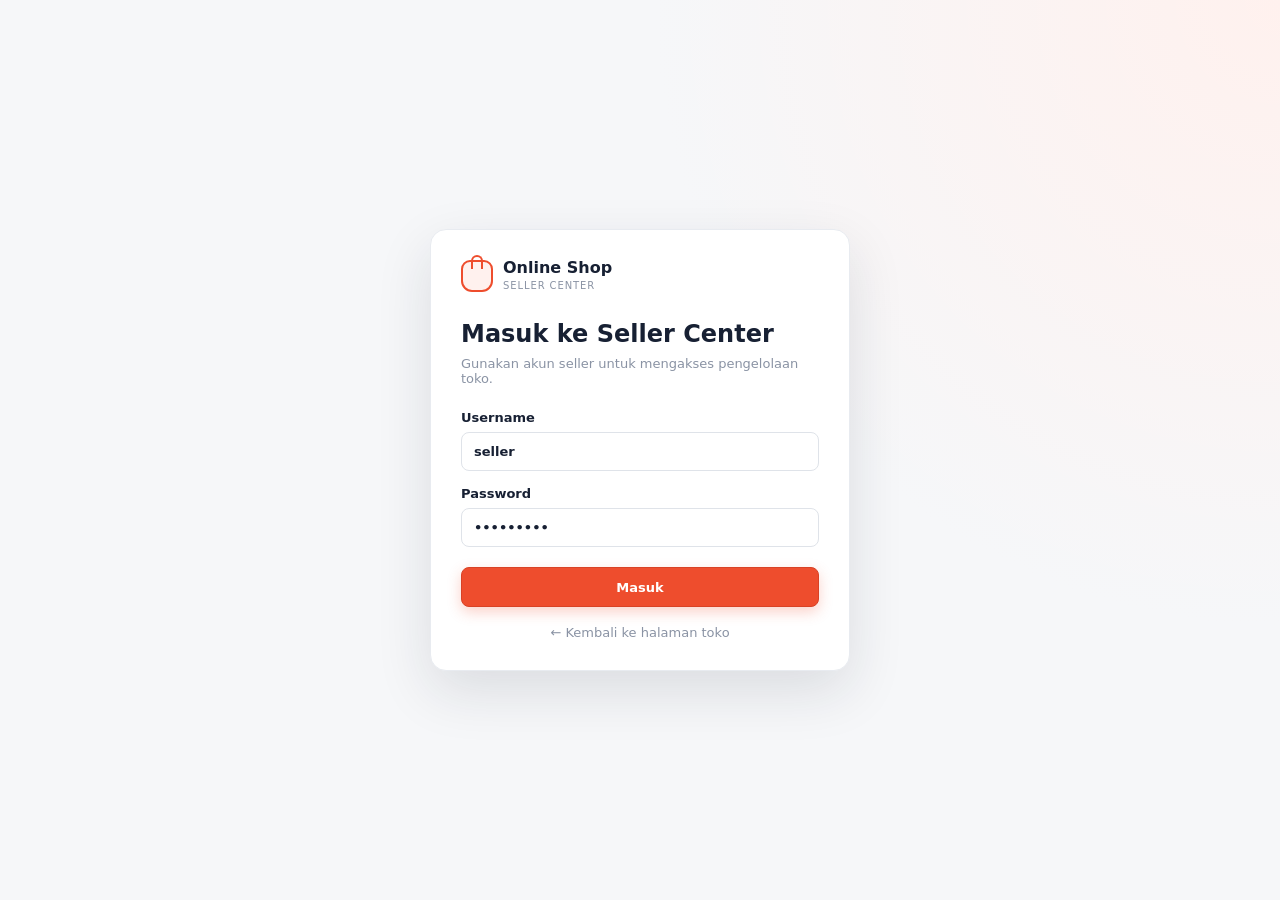
<file: seller-log/index.html>
<!doctype html>
<html lang="id">
<head>
  <meta charset="utf-8" />
  <meta name="viewport" content="width=device-width, initial-scale=1" />
  <title>Seller Center - Online Shop</title>
  <meta name="description" content="Dashboard Seller Center untuk mengelola produk, pesanan, promosi, dan performa toko." />
  <link rel="stylesheet" href="seller.css" />
</head>
<body>
  <section class="login-gate" id="loginGate" hidden>
    <form class="login-card" id="sellerLoginForm">
      <a class="login-brand" href="../index.html" aria-label="Kembali ke Online Shop">
        <span class="brand-mark" aria-hidden="true"></span>
        <span><b>Online Shop</b><small>Seller Center</small></span>
      </a>
      <h1>Masuk ke Seller Center</h1>
      <p>Gunakan akun seller untuk mengakses pengelolaan toko.</p>
      <label>Username<input name="username" value="seller" autocomplete="username" required /></label>
      <label>Password<input name="password" value="seller123" type="password" autocomplete="current-password" required /></label>
      <button class="primary-btn" type="submit">Masuk</button>
      <div class="login-error" id="loginError" hidden>Username atau password salah.</div>
      <a class="back-shop" href="../index.html">← Kembali ke halaman toko</a>
    </form>
  </section>

  <div class="seller-app" id="sellerApp" hidden>
    <aside class="sidebar" id="sidebar">
      <a class="sidebar-brand" href="../index.html">
        <span class="brand-mark" aria-hidden="true"></span>
        <span><b>Online Shop</b><small>Seller Center</small></span>
      </a>

      <nav class="side-nav" aria-label="Navigasi Seller Center">
        <button class="nav-item active" type="button" data-page="dashboard">
          <svg viewBox="0 0 24 24"><path d="M4 13h6V4H4zM14 20h6V11h-6zM4 20h6v-3H4zM14 7h6V4h-6z"/></svg>
          <span>Beranda</span>
        </button>

        <div class="nav-group open">
          <button class="nav-group-title" type="button">
            <span>Pesanan</span><svg viewBox="0 0 24 24"><path d="m8 10 4 4 4-4"/></svg>
          </button>
          <div class="nav-children">
            <button type="button" data-page="orders" data-order-filter="all">Semua Pesanan</button>
            <button type="button" data-page="orders" data-order-filter="pending">Perlu Diproses</button>
            <button type="button" data-page="orders" data-order-filter="processed">Telah Diproses</button>
            <button type="button" data-page="orders" data-order-filter="cancelled">Pembatalan</button>
          </div>
        </div>

        <div class="nav-group open">
          <button class="nav-group-title" type="button">
            <span>Produk</span><svg viewBox="0 0 24 24"><path d="m8 10 4 4 4-4"/></svg>
          </button>
          <div class="nav-children">
            <button type="button" data-page="products">Produk Saya</button>
            <button type="button" data-page="add-product">Tambah Produk Baru</button>
            <button type="button" data-page="products" data-product-filter="low">Stok Menipis</button>
          </div>
        </div>

        <div class="nav-group open">
          <button class="nav-group-title" type="button">
            <span>Pusat Promosi</span><svg viewBox="0 0 24 24"><path d="m8 10 4 4 4-4"/></svg>
          </button>
          <div class="nav-children">
            <button type="button" data-page="promotions">Pusat Promosi</button>
            <button type="button" data-page="promotions">Diskon Produk</button>
            <button type="button" data-page="promotions">Flash Sale Toko</button>
          </div>
        </div>

        <button class="nav-item" type="button" data-page="reports">
          <svg viewBox="0 0 24 24"><path d="M5 20V10M12 20V4M19 20v-7"/></svg>
          <span>Laporan</span>
        </button>
        <button class="nav-item" type="button" data-page="shipping">
          <svg viewBox="0 0 24 24"><path d="M3 7h11v9H3zM14 10h4l3 3v3h-7zM6 19a2 2 0 1 0 0-4 2 2 0 0 0 0 4zM18 19a2 2 0 1 0 0-4 2 2 0 0 0 0 4z"/></svg>
          <span>Harga Ongkir</span>
        </button>
        <button class="nav-item" type="button" data-page="payments">
          <svg viewBox="0 0 24 24"><rect x="3" y="5" width="18" height="14" rx="2"/><path d="M3 10h18M7 15h4"/></svg>
          <span>Pembayaran</span>
        </button>
        <button class="nav-item" type="button" data-page="settings">
          <svg viewBox="0 0 24 24"><circle cx="12" cy="12" r="3"/><path d="M19.4 15a1.7 1.7 0 0 0 .3 1.9l.1.1-2.8 2.8-.1-.1a1.7 1.7 0 0 0-1.9-.3 1.7 1.7 0 0 0-1 1.6v.2h-4V21a1.7 1.7 0 0 0-1-1.6 1.7 1.7 0 0 0-1.9.3l-.1.1L4.2 17l.1-.1a1.7 1.7 0 0 0 .3-1.9A1.7 1.7 0 0 0 3 14H2.8v-4H3a1.7 1.7 0 0 0 1.6-1 1.7 1.7 0 0 0-.3-1.9L4.2 7 7 4.2l.1.1a1.7 1.7 0 0 0 1.9.3A1.7 1.7 0 0 0 10 3V2.8h4V3a1.7 1.7 0 0 0 1 1.6 1.7 1.7 0 0 0 1.9-.3l.1-.1L19.8 7l-.1.1a1.7 1.7 0 0 0-.3 1.9 1.7 1.7 0 0 0 1.6 1h.2v4H21a1.7 1.7 0 0 0-1.6 1z"/></svg>
          <span>Pengaturan Toko</span>
        </button>
      </nav>
    </aside>

    <div class="seller-content">
      <header class="topbar">
        <button class="menu-button" id="menuButton" type="button" aria-label="Buka menu">
          <svg viewBox="0 0 24 24"><path d="M4 7h16M4 12h16M4 17h16"/></svg>
        </button>
        <div class="top-search">
          <svg viewBox="0 0 24 24"><circle cx="11" cy="11" r="6.5"/><path d="m16 16 4 4"/></svg>
          <input id="globalSearch" type="search" placeholder="Cari produk atau pesanan..." />
        </div>
        <div class="top-actions">
          <a class="store-link" href="../index.html" target="_blank" rel="noopener">
            <svg viewBox="0 0 24 24"><path d="M4 10h16l-1-5H5zM6 10v9h12v-9M9 19v-5h6v5"/></svg>
            <span>Lihat Toko</span>
          </a>
          <button class="icon-button" type="button" aria-label="Notifikasi">
            <svg viewBox="0 0 24 24"><path d="M18 8a6 6 0 0 0-12 0c0 7-3 7-3 9h18c0-2-3-2-3-9M10 21h4"/></svg><i>2</i>
          </button>
          <div class="profile-menu">
            <button class="profile-button" id="profileButton" type="button">
              <span class="avatar">S</span><span><b>Seller Toko</b><small>Seller Center</small></span>
              <svg viewBox="0 0 24 24"><path d="m8 10 4 4 4-4"/></svg>
            </button>
            <div class="profile-dropdown" id="profileDropdown" hidden>
              <button type="button" data-page="settings">Pengaturan Toko</button>
              <button type="button" id="logoutButton">Keluar</button>
            </div>
          </div>
        </div>
      </header>

      <main class="main-panel">
        <section class="page active" data-page-panel="dashboard">
          <div class="page-heading">
            <div><h1>Beranda Seller</h1><p>Ringkasan aktivitas dan performa toko hari ini.</p></div>
            <span class="updated-label" id="updatedLabel">Diperbarui sekarang</span>
          </div>

          <section class="status-strip" aria-label="Ringkasan status toko">
            <button type="button" data-page="orders" data-order-filter="pending"><strong id="pendingCount">0</strong><span>Pengiriman Perlu Diproses</span></button>
            <button type="button" data-page="orders" data-order-filter="processed"><strong id="processedCount">0</strong><span>Pengiriman Telah Diproses</span></button>
            <button type="button" data-page="orders" data-order-filter="cancelled"><strong id="cancelledCount">0</strong><span>Pengembalian/Pembatalan</span></button>
            <button type="button" data-page="products" data-product-filter="inactive"><strong id="inactiveCount">0</strong><span>Produk Dinonaktifkan</span></button>
            <button type="button" data-page="products" data-product-filter="low"><strong id="lowStockCount">0</strong><span>Stok Produk Menipis</span></button>
          </section>

          <section class="content-card performance-card">
            <div class="card-title-row">
              <div><h2>Performa Toko</h2><span>Perubahan data dibandingkan periode sebelumnya</span></div>
              <button class="text-link" type="button" data-page="reports">Lainnya <span>›</span></button>
            </div>
            <div class="metric-grid">
              <article><span>Penjualan <i title="Total nilai pesanan">?</i></span><strong id="salesMetric">Rp0</strong><small class="down">▼ 5,90%</small></article>
              <article><span>Total Pengunjung <i title="Estimasi kunjungan">?</i></span><strong id="visitorMetric">407</strong><small class="down">▼ 6,86%</small></article>
              <article><span>Jumlah Produk Diklik <i title="Estimasi klik produk">?</i></span><strong id="clickMetric">129</strong><small class="down">▼ 29,51%</small></article>
              <article><span>Pesanan <i title="Jumlah pesanan">?</i></span><strong id="orderMetric">0</strong><small class="down">▼ 25,00%</small></article>
              <article><span>Tingkat Konversi Pesanan <i title="Pesanan dibagi pengunjung">?</i></span><strong id="conversionMetric">0%</strong><small class="up">▲ 0,28%</small></article>
            </div>

            <div class="subsection-title">
              <div><h3>Pengiriman Kilat</h3><span>Diperbarui berdasarkan metrik terakhir.</span></div>
              <button class="text-link" type="button" data-page="orders">Lainnya <span>›</span></button>
            </div>
            <div class="metric-grid secondary">
              <article><span>Penjualan</span><strong id="fastSalesMetric">Rp0</strong><small class="up">▲ 51,21% vs Kemarin</small></article>
              <article><span>Pesanan</span><strong id="fastOrdersMetric">0</strong><small>—</small></article>
              <article><span>Rata-rata Durasi Terima Pesanan</span><strong>3,03 Hari</strong><small class="up">0,40 hari lebih cepat</small></article>
              <article><span>Jumlah Produk Dilihat</span><strong>1.785</strong><small>—</small></article>
              <article><span>Pembeli Antarkota</span><strong>276</strong><small>—</small></article>
            </div>
            <div class="shipping-tip">
              <svg viewBox="0 0 24 24"><path d="M3 7h11v9H3zM14 10h4l3 3v3h-7zM6 19a2 2 0 1 0 0-4 2 2 0 0 0 0 4zM18 19a2 2 0 1 0 0-4 2 2 0 0 0 0 4z"/></svg>
              <span>Percepat pengiriman untuk meningkatkan kepuasan pembeli dan potensi penjualan.</span>
              <button type="button" data-page="orders" data-order-filter="pending">Kirim Sekarang</button>
            </div>
          </section>

          <div class="dashboard-columns">
            <section class="content-card compact-card">
              <div class="card-title-row"><div><h2>Produk Terlaris</h2><span>Berdasarkan jumlah terjual</span></div><button class="text-link" type="button" data-page="products">Lihat Produk</button></div>
              <div class="best-products" id="bestProducts"></div>
            </section>
            <section class="content-card compact-card">
              <div class="card-title-row"><div><h2>Aktivitas Penting</h2><span>Yang perlu segera ditangani</span></div></div>
              <div class="activity-list" id="activityList"></div>
            </section>
          </div>
        </section>

        <section class="page" data-page-panel="orders">
          <div class="page-heading"><div><h1>Pesanan</h1><p>Kelola dan perbarui status pesanan pelanggan.</p></div></div>
          <section class="content-card">
            <div class="toolbar">
              <div class="filter-tabs" id="orderTabs">
                <button class="active" type="button" data-order-tab="all">Semua</button>
                <button type="button" data-order-tab="pending">Perlu Diproses</button>
                <button type="button" data-order-tab="processed">Telah Diproses</button>
                <button type="button" data-order-tab="cancelled">Pembatalan</button>
              </div>
            </div>
            <div class="table-wrap"><table class="data-table"><thead><tr><th>ID Pesanan</th><th>Pelanggan</th><th>Total</th><th>Pembayaran</th><th>Status</th><th>Aksi</th></tr></thead><tbody id="orderTableBody"></tbody></table></div>
            <div class="empty-state" id="orderEmpty" hidden>Belum ada pesanan pada kategori ini.</div>
          </section>
        </section>

        <section class="page" data-page-panel="products">
          <div class="page-heading">
            <div><h1>Produk Saya</h1><p>Kelola informasi, stok, harga, dan status produk.</p></div>
            <button class="primary-btn small" type="button" data-page="add-product">+ Tambah Produk</button>
          </div>
          <section class="content-card">
            <div class="toolbar product-toolbar">
              <div class="inline-search"><svg viewBox="0 0 24 24"><circle cx="11" cy="11" r="6.5"/><path d="m16 16 4 4"/></svg><input id="productSearch" type="search" placeholder="Cari nama produk..." /></div>
              <select id="productStatusFilter"><option value="all">Semua Status</option><option value="active">Aktif</option><option value="inactive">Nonaktif</option><option value="low">Stok Menipis</option></select>
              <span class="result-count" id="productResultCount">0 produk</span>
            </div>
            <div class="table-wrap"><table class="data-table product-table"><thead><tr><th>Produk</th><th>Harga</th><th>Stok</th><th>Terjual</th><th>Status</th><th>Aksi</th></tr></thead><tbody id="productTableBody"></tbody></table></div>
            <div class="empty-state" id="productEmpty" hidden>Produk tidak ditemukan.</div>
          </section>
        </section>

        <section class="page" data-page-panel="add-product">
          <div class="page-heading"><div><h1 id="productFormTitle">Tambah Produk Baru</h1><p>Lengkapi informasi produk sebelum ditampilkan di toko.</p></div></div>
          <form class="content-card product-form" id="productForm">
            <input type="hidden" name="id" />

            <div class="form-section product-section-photo">
              <h2>Foto Produk</h2>
              <div class="form-grid">
                <label class="wide">URL atau path gambar<input name="image" placeholder="assets/photos/produk.jpg atau https://..." /></label>
                <div class="image-preview" id="imagePreview"><span>Pratinjau gambar</span></div>
              </div>
            </div>

            <div class="form-section product-section-basic">
              <h2>Informasi Dasar</h2>
              <div class="form-grid">
                <label class="wide">Nama Produk<input name="title" maxlength="100" placeholder="Contoh: Luna Satin Midi Dress" required /></label>
                <label>Kategori<input name="category" placeholder="Fashion" required /></label>
                <label class="wide">Deskripsi<textarea name="description" rows="4" placeholder="Jelaskan keunggulan dan detail produk"></textarea></label>
              </div>
            </div>

            <div class="form-section product-section-variants">
              <div class="variant-editor no-margin">
                <div class="variant-editor-head">
                  <div><h3>Varian Produk</h3><p>Tambahkan varian dengan harga berbeda. Jika varian kosong, produk memakai harga utama.</p></div>
                  <button class="secondary-btn" type="button" id="addVariantRow">+ Tambah Varian</button>
                </div>
                <div class="variant-rows" id="variantRows"></div>
              </div>
            </div>

            <div class="form-section product-section-price-stock">
              <h2>Harga dan Stok</h2>
              <div class="form-grid three">
                <label>Harga Utama (Rp)<input name="price" type="number" min="0" step="1000" required /></label>
                <label>Diskon (%)<input name="discount" type="number" min="0" max="90" value="0" /></label>
                <label>Stok<input name="stock" type="number" min="0" value="1" required /></label>
              </div>
            </div>

            <div class="form-actions"><button class="secondary-btn" type="button" data-page="products">Batal</button><button class="primary-btn" type="submit">Simpan Produk</button></div>
          </form>
        </section>

        <section class="page" data-page-panel="promotions">
          <div class="page-heading"><div><h1>Pusat Promosi</h1><p>Atur diskon dan kampanye toko.</p></div></div>
          <div class="promo-grid">
            <article class="content-card promo-option"><span class="promo-icon">%</span><div><h2>Diskon Produk</h2><p>Buat potongan harga untuk produk pilihan.</p></div><button type="button" data-page="products">Kelola Produk</button></article>
            <article class="content-card promo-option"><span class="promo-icon">⚡</span><div><h2>Flash Sale Toko</h2><p>Tampilkan produk unggulan dalam promo berbatas waktu.</p></div><button type="button">Buat Promo</button></article>
            <article class="content-card promo-option"><span class="promo-icon">🎟</span><div><h2>Voucher Toko</h2><p>Berikan voucher belanja untuk meningkatkan konversi.</p></div><button type="button">Buat Voucher</button></article>
          </div>
        </section>

        <section class="page" data-page-panel="reports">
          <div class="page-heading"><div><h1>Laporan Penjualan</h1><p>Analisis ringkas performa toko dan produk.</p></div></div>
          <div class="report-grid">
            <article class="content-card report-stat"><span>Total Pendapatan</span><strong id="reportRevenue">Rp0</strong><small>Seluruh pesanan tersimpan</small></article>
            <article class="content-card report-stat"><span>Total Pesanan</span><strong id="reportOrders">0</strong><small>Pesanan masuk</small></article>
            <article class="content-card report-stat"><span>Produk Aktif</span><strong id="reportProducts">0</strong><small>Siap dijual</small></article>
          </div>
          <section class="content-card chart-card"><div class="card-title-row"><div><h2>Tren Penjualan</h2><span>Simulasi tujuh hari terakhir</span></div></div><div class="bar-chart" id="barChart"></div></section>
        </section>

        <section class="page" data-page-panel="shipping">
          <div class="page-heading"><div><h1>Harga Ongkir</h1><p>Atur pilihan kurir dan biaya pengiriman yang tampil saat pembeli checkout.</p></div></div>
          <section class="content-card module-card">
            <form class="module-form" id="shippingForm">
              <input type="hidden" name="index" />
              <label>Nama Layanan<input name="name" placeholder="Contoh: JNE Reguler" required /></label>
              <label>Harga Ongkir (Rp)<input name="price" type="number" min="0" step="1000" placeholder="18000" required /></label>
              <label>Estimasi<input name="estimate" placeholder="Contoh: 2 sampai 4 hari" /></label>
              <div class="module-actions"><button class="secondary-btn" type="reset">Reset</button><button class="primary-btn" type="submit">Simpan Ongkir</button></div>
            </form>
            <div class="module-list" id="shippingList"></div>
          </section>
        </section>

        <section class="page" data-page-panel="payments">
          <div class="page-heading"><div><h1>Pembayaran</h1><p>Atur metode pembayaran dan rekening tujuan untuk pembeli.</p></div></div>
          <section class="content-card module-card">
            <form class="module-form payment-form" id="paymentMethodForm">
              <input type="hidden" name="index" />
              <label>Metode Pembayaran<input name="name" placeholder="Contoh: Bank BCA" required /></label>
              <label>Jenis<select name="type"><option>Transfer Bank</option><option>E-Wallet</option><option>QRIS</option><option>COD</option></select></label>
              <label>Nomor Rekening / ID<input name="account" placeholder="Contoh: 1234567890" required /></label>
              <label>Atas Nama<input name="holder" placeholder="Online Shop" required /></label>
              <label class="wide">Catatan<input name="note" placeholder="Contoh: Upload bukti transfer setelah pembayaran" /></label>
              <div class="module-actions wide"><button class="secondary-btn" type="reset">Reset</button><button class="primary-btn" type="submit">Simpan Pembayaran</button></div>
            </form>
            <div class="module-list" id="paymentMethodList"></div>
          </section>
        </section>

        <section class="page" data-page-panel="settings">
          <div class="page-heading"><div><h1>Pengaturan Toko</h1><p>Atur profil toko dan alamat pengiriman yang dipakai pada halaman produk.</p></div></div>
          <form class="content-card settings-form store-settings-form" id="settingsForm">
            <label>Nama Toko<input name="storeName" value="Online Shop" /></label>
            <label>No. Telepon Toko<input name="storePhone" inputmode="tel" placeholder="Contoh: 081234567890" /></label>
            <label>Email Toko<input name="storeEmail" type="email" value="seller@namadomain.com" /></label>
            <input type="hidden" name="storeStreet" />
            <div class="store-address-box wide">
              <div class="store-address-head"><div><strong>Alamat Toko</strong><span>Gunakan format alamat seperti alamat pembeli.</span></div><button class="secondary-btn" id="storeAddressOpen" type="button">+ Alamat Toko</button></div>
              <div class="address-preview empty" id="storeAddressPreview">Alamat toko belum diisi.</div>
            </div>

            <div class="seller-home-setting wide">
              <div class="setting-section-head">
                <div>
                  <h2>Pengaturan Tampilan Toko</h2>
                  <p>Atur tampilan promosi utama, layanan, dan kategori yang tampil pada halaman toko.</p>
                </div>
                <a class="secondary-btn preview-link" href="../index.html" target="_blank" rel="noopener">Pratinjau Toko</a>
              </div>

              <div class="seller-setting-block">
                <h3>Banner Promo</h3>
                <div class="settings-subgrid">
                  <label>Text Kecil Promo<input name="promoEyebrow" placeholder="🔥 PROMO TERBATAS" /></label>
                  <label>Judul Promo<input name="promoTitle" placeholder="Headphone Wireless Premium" /></label>
                  <label class="wide">Deskripsi Promo<textarea name="promoDescription" rows="3" placeholder="Deskripsi singkat promo toko"></textarea></label>
                  <label>Text Harga / Diskon<input name="promoBadge" placeholder="Rp199.000 • Diskon 33%" /></label>
                  <label>Upload Image<input name="promoUploadImage" type="file" accept="image/*" /></label>
                  <label>Link Produk<select name="promoProductLink" data-product-select><option value="">Pilih produk</option></select></label>
                  <input type="hidden" name="promoMainImage" />
                  <div class="banner-preview wide" id="bannerPromoPreview">Banner promo belum diupload.</div>
                </div>
              </div>

              <div class="seller-setting-block">
                <h3>Baris Layanan</h3>
                <div class="settings-subgrid four">
                  <label>Layanan 1<input name="shortcut1" placeholder="🛡️ Garansi 100% Original" /></label>
                  <label>Layanan 2<input name="shortcut2" placeholder="🚚 Gratis Ongkir" /></label>
                  <label>Layanan 3<input name="shortcut3" placeholder="↩️ 14 Hari Pengembalian" /></label>
                  <label>Layanan 4<input name="shortcut4" placeholder="🎧 Layanan 24/7" /></label>
                </div>
              </div>

              <div class="seller-setting-block">
                <h3>Kategori Populer</h3>
                <div class="settings-subgrid">
                  <label class="wide">Judul Kategori<input name="categoryTitle" placeholder="Kategori Populer" /></label>
                </div>
              </div>

              <div class="seller-setting-block">
                <h3>Flash Sale</h3>
                <div class="settings-subgrid">
                  <label class="wide">Judul Flash Sale<input name="flashTitle" placeholder="🔥 Flash Sale" /></label>
                  <label>Tanggal Dari<input name="flashStartDate" type="date" /></label>
                  <label>Tanggal Sampai<input name="flashEndDate" type="date" /></label>
                  <label>Flash Sale 1<select name="flashProduct1" data-product-select><option value="">Pilih produk</option></select></label>
                  <label>Harga Flash Sale 1<input name="flashPrice1" type="number" min="0" step="100" placeholder="Contoh: 99000" /></label>
                  <label>Flash Sale 2<select name="flashProduct2" data-product-select><option value="">Pilih produk</option></select></label>
                  <label>Harga Flash Sale 2<input name="flashPrice2" type="number" min="0" step="100" placeholder="Contoh: 149000" /></label>
                  <label>Flash Sale 3<select name="flashProduct3" data-product-select><option value="">Pilih produk</option></select></label>
                  <label>Harga Flash Sale 3<input name="flashPrice3" type="number" min="0" step="100" placeholder="Contoh: 199000" /></label>
                </div>
              </div>
            </div>
            <div class="theme-setting wide"><span>Thema Website</span><div id="themeDots">
              <button type="button" data-theme-choice="red" title="Red #EE4D2D"></button>
              <button type="button" data-theme-choice="orange" title="Orange #F68D3C"></button>
              <button type="button" data-theme-choice="blue" title="Blue #4078C8"></button>
              <button type="button" data-theme-choice="teal" title="Teal #3E9F8B"></button>
              <button type="button" data-theme-choice="green" title="Green #4F9F45"></button>
              <button type="button" data-theme-choice="blue-grey" title="Blue-grey #6C7480"></button>
            </div></div>
            <div class="form-actions wide"><button class="primary-btn" type="submit">Simpan Pengaturan Toko</button></div>
          </form>
        </section>
      </main>
    </div>
  </div>


  <div class="address-modal-backdrop" id="storeAddressModal" hidden>
    <div class="address-modal" role="dialog" aria-modal="true" aria-labelledby="storeAddressModalTitle">
      <button class="address-close" id="storeAddressClose" type="button" aria-label="Tutup alamat toko">&times;</button>
      <h2 id="storeAddressModalTitle">Alamat Toko</h2>
      <div class="address-search-field store-address-search-field">
        <input id="storeAddressSearch" type="text" placeholder="Provinsi, Kota/Kabupaten, Kecamatan, Kode Pos" readonly />
        <span class="address-search-icon" aria-hidden="true"><svg viewBox="0 0 24 24"><circle cx="11" cy="11" r="6.5"></circle><path d="m16 16 4 4"></path></svg></span>
        <span class="address-caret" aria-hidden="true">⌄</span>
      </div>
      <div class="address-picker-box store-address-picker-box">
        <div class="address-tabs" role="tablist" aria-label="Pilih alamat toko">
          <button class="active" type="button" data-store-address-tab="province">Provinsi</button>
          <button type="button" data-store-address-tab="city">Kota / Kabupaten</button>
          <button type="button" data-store-address-tab="district">Kecamatan</button>
          <button type="button" data-store-address-tab="postal">Kode Pos</button>
        </div>
        <div class="address-options" id="storeAddressOptions"></div>
      </div>
      <label class="address-detail-label">Tulis Alamat Toko<textarea id="storeModalStreet" rows="3" placeholder="Nama jalan, nomor toko, RT/RW, patokan, atau detail lainnya"></textarea></label>
      <div class="address-modal-actions"><button class="address-ok" id="storeAddressOk" type="button">OK</button></div>
    </div>
  </div>


  <div class="address-detail-backdrop" id="addressDetailPopup" hidden>
    <div class="address-detail-popup" role="dialog" aria-modal="true" aria-labelledby="addressDetailTitle">
      <button class="address-detail-close" id="addressDetailClose" type="button" aria-label="Tutup detail alamat">&times;</button>
      <h2 id="addressDetailTitle">Detail Alamat Toko</h2>
      <div class="address-detail-content" id="addressDetailContent"></div>
      <div class="address-detail-actions">
        <button class="secondary-btn" id="addressDetailEdit" type="button">Edit</button>
        <button class="danger-btn" id="addressDetailDelete" type="button">Hapus</button>
      </div>
    </div>
  </div>

    <div class="toast" id="toast" role="status" aria-live="polite"></div>
  <script src="../store-data.js"></script>
  <script src="../region-data.js"></script>
  <script src="seller.js"></script>
</body>
</html>
</file>
<file: seller-log/seller.css>
:root {
  --brand: #ee4d2d;
  --brand-dark: #d84225;
  --brand-soft: #fff1ee;
  --brand-contrast: #ffffff;
  --ink: #172033;
  --muted: #8a93a4;
  --line: #e8ebf0;
  --surface: #ffffff;
  --canvas: #f6f7f9;
  --green: #19a766;
  --red: #ee3154;
  --sidebar-width: 210px;
  font-family: Inter, ui-sans-serif, system-ui, -apple-system, BlinkMacSystemFont, "Segoe UI", sans-serif;
}

* { box-sizing: border-box; }
html { min-height: 100%; background: var(--canvas); }
body { margin: 0; min-width: 320px; min-height: 100vh; color: var(--ink); background: var(--canvas); font-size: 13px; }
button, input, select, textarea { font: inherit; }
button, a { -webkit-tap-highlight-color: transparent; }
button { cursor: pointer; }
a { color: inherit; text-decoration: none; }
svg { display: block; fill: none; stroke: currentColor; stroke-width: 1.7; stroke-linecap: round; stroke-linejoin: round; }

body[data-theme="orange"] { --brand:#f68d3c; --brand-dark:#e47a29; --brand-soft:#fff5ec; }
body[data-theme="blue"] { --brand:#4078c8; --brand-dark:#3166ad; --brand-soft:#edf4ff; }
body[data-theme="teal"] { --brand:#3e9f8b; --brand-dark:#328572; --brand-soft:#edf8f5; }
body[data-theme="green"] { --brand:#4f9f45; --brand-dark:#408738; --brand-soft:#f0f8ee; }
body[data-theme="blue-grey"] { --brand:#6c7480; --brand-dark:#555d68; --brand-soft:#f0f2f5; }
body[data-theme="white"] { --brand:#ffffff; --brand-dark:#e5e7eb; --brand-soft:#f5f6f8; --brand-contrast:#172033; }

[hidden] { display: none !important; }

.login-gate { min-height: 100vh; display: grid; place-items: center; padding: 24px; background: radial-gradient(circle at top right, var(--brand-soft), transparent 40%), var(--canvas); }
.login-card { width: min(420px, 100%); background: var(--surface); border: 1px solid var(--line); border-radius: 16px; padding: 30px; box-shadow: 0 20px 55px rgba(23,32,51,.12); }
.login-brand, .sidebar-brand { display: flex; align-items: center; gap: 10px; }
.login-brand { width: max-content; margin-bottom: 28px; }
.login-brand > span:last-child, .sidebar-brand > span:last-child { display: grid; line-height: 1.05; }
.login-brand b, .sidebar-brand b { font-size: 16px; }
.login-brand small, .sidebar-brand small { margin-top: 4px; color: var(--muted); font-size: 10px; letter-spacing: .09em; text-transform: uppercase; }
.brand-mark { width: 32px; height: 32px; border: 2px solid var(--brand); border-radius: 9px 9px 11px 11px; position: relative; background: var(--brand-soft); }
.brand-mark::before { content:""; position:absolute; left:8px; right:8px; top:-7px; height:12px; border:2px solid var(--brand); border-bottom:0; border-radius:10px 10px 0 0; }
.login-card h1 { margin: 0 0 8px; font-size: 24px; }
.login-card > p { margin: 0 0 24px; color: var(--muted); }
.login-card label { display: grid; gap: 7px; margin-top: 15px; font-weight: 600; }
.login-card input, .product-form input, .product-form select, .product-form textarea, .settings-form input, .settings-form textarea { width: 100%; border: 1px solid #dfe3e9; border-radius: 8px; padding: 11px 12px; color: var(--ink); background: #fff; outline: 0; }
.login-card input:focus, .product-form input:focus, .product-form select:focus, .product-form textarea:focus, .settings-form input:focus, .settings-form textarea:focus { border-color: var(--brand); box-shadow: 0 0 0 3px var(--brand-soft); }
.login-card .primary-btn { width: 100%; margin-top: 20px; }
.login-error { margin-top: 12px; color: var(--red); text-align: center; }
.back-shop { display: block; margin-top: 18px; color: var(--muted); text-align: center; }

.primary-btn, .secondary-btn { min-height: 40px; border: 1px solid transparent; border-radius: 8px; padding: 0 18px; font-weight: 700; }
.primary-btn { background: var(--brand); color: var(--brand-contrast); border-color: var(--brand-dark); box-shadow: 0 5px 14px color-mix(in srgb, var(--brand) 25%, transparent); }
.primary-btn:hover { filter: brightness(.97); transform: translateY(-1px); }
.primary-btn.small { min-height: 36px; padding: 0 14px; }
.secondary-btn { background: #fff; border-color: var(--line); color: var(--ink); }

.seller-app { min-height: 100vh; }
.sidebar { position: fixed; inset: 0 auto 0 0; z-index: 30; width: var(--sidebar-width); overflow-y: auto; background: #fff; border-right: 1px solid var(--line); box-shadow: 2px 0 12px rgba(23,32,51,.025); }
.sidebar-brand { min-height: 64px; padding: 0 18px; border-bottom: 1px solid var(--line); }
.side-nav { padding: 12px 8px 30px; }
.nav-item, .nav-group-title, .nav-children button { width: 100%; border: 0; background: transparent; color: #5f6878; text-align: left; }
.nav-item { display: flex; align-items: center; gap: 10px; min-height: 40px; padding: 0 11px; border-radius: 7px; font-weight: 600; }
.nav-item svg { width: 17px; height: 17px; }
.nav-item:hover, .nav-item.active { color: var(--brand-dark); background: var(--brand-soft); }
.nav-group { margin: 5px 0; }
.nav-group-title { display: flex; justify-content: space-between; align-items: center; min-height: 38px; padding: 0 10px; color: #8a93a4; font-weight: 700; }
.nav-group-title svg { width: 15px; height: 15px; transition: transform .2s; }
.nav-group:not(.open) .nav-group-title svg { transform: rotate(-90deg); }
.nav-group:not(.open) .nav-children { display: none; }
.nav-children { display: grid; gap: 2px; padding-bottom: 4px; }
.nav-children button { min-height: 34px; padding: 0 12px 0 28px; border-radius: 6px; font-size: 12px; transition: background .15s ease, color .15s ease; }
.nav-children button:hover { color: var(--brand-dark); background: var(--brand-soft); }
.nav-children button.active { color: var(--brand-dark); background: var(--brand-soft); font-weight: 700; }
.nav-children:hover button:not(:hover):not(.active) { color: #5f6878; background: transparent; }

.seller-content { min-height: 100vh; padding-left: var(--sidebar-width); }
.topbar { position: sticky; top: 0; z-index: 20; display: flex; align-items: center; min-height: 64px; padding: 0 24px; border-bottom: 1px solid var(--line); background: rgba(255,255,255,.96); backdrop-filter: blur(10px); }
.menu-button { display: none; width: 38px; height: 38px; margin-right: 10px; border: 0; border-radius: 8px; background: transparent; color: #6f7888; }
.menu-button svg { width: 20px; height: 20px; }
.top-search { width: min(430px, 42vw); display: flex; align-items: center; gap: 8px; border: 1px solid #dfe3e9; border-radius: 8px; padding: 0 12px; background: #f9fafb; }
.top-search svg, .inline-search svg { width: 17px; height: 17px; color: #9aa2af; }
.top-search input { width: 100%; height: 38px; border: 0; outline: 0; background: transparent; }
.top-actions { display: flex; align-items: center; gap: 10px; margin-left: auto; }
.store-link { display: flex; align-items: center; gap: 7px; min-height: 36px; padding: 0 10px; border-radius: 7px; color: #586173; }
.store-link:hover { background: var(--brand-soft); color: var(--brand-dark); }
.store-link svg { width: 17px; height: 17px; }
.icon-button { position: relative; display: grid; place-items: center; width: 38px; height: 38px; border: 0; border-radius: 50%; background: transparent; color: #586173; }
.icon-button:hover { background: #f3f4f6; }
.icon-button svg { width: 19px; height: 19px; }
.icon-button i { position: absolute; right: 2px; top: 1px; min-width: 16px; height: 16px; padding: 0 4px; border-radius: 10px; background: var(--brand); color: var(--brand-contrast); font-size: 9px; font-style: normal; line-height: 16px; }
.profile-menu { position: relative; }
.profile-button { display: flex; align-items: center; gap: 8px; border: 0; border-radius: 8px; padding: 5px 7px; background: transparent; color: var(--ink); }
.profile-button:hover { background: #f5f6f8; }
.profile-button .avatar { display: grid; place-items: center; width: 32px; height: 32px; border-radius: 50%; background: var(--brand); color: var(--brand-contrast); font-weight: 800; }
.profile-button > span:nth-child(2) { display: grid; text-align: left; line-height: 1.15; }
.profile-button b { font-size: 12px; }
.profile-button small { margin-top: 3px; color: var(--muted); font-size: 10px; }
.profile-button > svg { width: 14px; height: 14px; }
.profile-dropdown { position: absolute; right: 0; top: calc(100% + 8px); width: 170px; padding: 6px; border: 1px solid var(--line); border-radius: 9px; background: #fff; box-shadow: 0 12px 30px rgba(23,32,51,.12); }
.profile-dropdown button { width: 100%; min-height: 36px; border: 0; border-radius: 6px; background: transparent; text-align: left; color: #586173; }
.profile-dropdown button:hover { background: var(--brand-soft); color: var(--brand-dark); }

.main-panel { padding: 22px 24px 40px; }
.page { display: none; }
.page.active { display: block; animation: pageIn .18s ease; }
@keyframes pageIn { from { opacity:0; transform:translateY(3px); } to { opacity:1; transform:none; } }
.page-heading { display: flex; justify-content: space-between; align-items: center; gap: 18px; margin-bottom: 16px; }
.page-heading h1 { margin: 0; font-size: 21px; font-weight: 700; }
.page-heading p { margin: 5px 0 0; color: var(--muted); }
.updated-label { color: var(--muted); font-size: 11px; }

.status-strip { display: grid; grid-template-columns: repeat(5, minmax(0, 1fr)); margin-bottom: 14px; border: 1px solid var(--line); border-radius: 9px; overflow: hidden; background: #fff; box-shadow: 0 3px 12px rgba(23,32,51,.035); }
.status-strip button { min-height: 96px; display: grid; place-content: center; gap: 8px; border: 0; border-right: 1px solid var(--line); background: #fff; text-align: center; }
.status-strip button:last-child { border-right: 0; }
.status-strip button:hover { background: var(--brand-soft); }
.status-strip strong { color: var(--brand-dark); font-size: 21px; font-weight: 600; }
.status-strip span { color: #293346; font-size: 11px; }

.content-card { border: 1px solid var(--line); border-radius: 9px; background: #fff; box-shadow: 0 3px 12px rgba(23,32,51,.035); }
.performance-card { padding: 16px; }
.card-title-row, .subsection-title { display: flex; justify-content: space-between; align-items: flex-start; gap: 15px; }
.card-title-row h2, .subsection-title h3 { display: inline; margin: 0; font-size: 16px; }
.card-title-row span, .subsection-title span { margin-left: 9px; color: var(--muted); font-size: 10px; }
.text-link { border: 0; background: transparent; color: var(--brand-dark); }
.text-link span { margin-left: 2px; color: inherit; font-size: 17px; }
.metric-grid { display: grid; grid-template-columns: repeat(5, minmax(0,1fr)); margin-top: 14px; border: 1px solid var(--line); border-radius: 5px; overflow: hidden; }
.metric-grid article { min-height: 98px; padding: 15px 16px; border-right: 1px solid var(--line); }
.metric-grid article:last-child { border-right: 0; }
.metric-grid article > span { display: block; color: #222b3d; font-size: 11px; }
.metric-grid i { display: inline-grid; place-items: center; width: 13px; height: 13px; margin-left: 3px; border: 1px solid #b7bec9; border-radius: 50%; color: #9aa2af; font-size: 8px; font-style: normal; }
.metric-grid strong { display: block; margin-top: 8px; font-size: 21px; font-weight: 600; }
.metric-grid small { display: block; margin-top: 6px; color: #a0a7b2; font-size: 10px; }
.metric-grid .up { color: var(--green); }
.metric-grid .down { color: var(--red); }
.subsection-title { margin-top: 18px; }
.metric-grid.secondary { margin-top: 12px; }
.shipping-tip { display: flex; align-items: center; gap: 12px; min-height: 36px; margin-top: 12px; padding: 0 12px; border-radius: 5px; background: #f0fbf8; color: #263247; }
.shipping-tip svg { width: 18px; height: 18px; color: #20aa91; }
.shipping-tip span { flex: 1; }
.shipping-tip button { border: 0; background: transparent; color: var(--brand-dark); }
.dashboard-columns { display: grid; grid-template-columns: 1.35fr 1fr; gap: 14px; margin-top: 14px; }
.compact-card { padding: 16px; }
.best-products, .activity-list { display: grid; margin-top: 13px; }
.best-item { display: grid; grid-template-columns: 42px 1fr auto; align-items: center; gap: 10px; min-height: 58px; border-top: 1px solid #f0f1f3; }
.best-item:first-child { border-top: 0; }
.best-item img { width: 42px; height: 42px; border-radius: 7px; object-fit: cover; background: #f3f4f6; }
.best-item span { display: grid; gap: 3px; min-width: 0; }
.best-item b { overflow: hidden; white-space: nowrap; text-overflow: ellipsis; font-size: 12px; }
.best-item small { color: var(--muted); }
.best-item > strong { color: var(--brand-dark); font-size: 12px; }
.activity-item { display: flex; align-items: center; gap: 10px; min-height: 58px; border-top: 1px solid #f0f1f3; }
.activity-item:first-child { border-top: 0; }
.activity-icon { display: grid; place-items: center; width: 34px; height: 34px; border-radius: 8px; background: var(--brand-soft); color: var(--brand-dark); font-weight: 800; }
.activity-item div { flex: 1; display: grid; gap: 3px; }
.activity-item b { font-size: 12px; }
.activity-item small { color: var(--muted); }
.activity-item button { border: 0; background: transparent; color: var(--brand-dark); }

.toolbar { display: flex; align-items: center; gap: 10px; min-height: 62px; padding: 12px 16px; border-bottom: 1px solid var(--line); }
.filter-tabs { display: flex; align-items: center; gap: 4px; }
.filter-tabs button { min-height: 34px; border: 0; border-radius: 7px; padding: 0 12px; background: transparent; color: #657083; }
.filter-tabs button.active { background: var(--brand-soft); color: var(--brand-dark); font-weight: 700; }
.inline-search { display: flex; align-items: center; gap: 7px; width: min(340px, 50%); border: 1px solid #dfe3e9; border-radius: 7px; padding: 0 10px; }
.inline-search input { width: 100%; height: 36px; border: 0; outline: 0; background: transparent; }
.product-toolbar select { height: 38px; border: 1px solid #dfe3e9; border-radius: 7px; padding: 0 10px; color: #586173; background: #fff; }
.result-count { margin-left: auto; color: var(--muted); }
.table-wrap { overflow-x: auto; }
.data-table { width: 100%; border-collapse: collapse; }
.data-table th { padding: 12px 15px; border-bottom: 1px solid var(--line); background: #fafbfc; color: #7e8797; font-size: 10px; font-weight: 700; text-align: left; text-transform: uppercase; letter-spacing: .03em; }
.data-table td { padding: 13px 15px; border-bottom: 1px solid #eff1f4; color: #384256; vertical-align: middle; }
.data-table tbody tr:hover { background: #fcfcfd; }
.product-cell { display: flex; align-items: center; gap: 10px; min-width: 250px; }
.product-cell img { width: 46px; height: 46px; border-radius: 7px; object-fit: cover; background: #f2f3f5; }
.product-cell span { display: grid; gap: 4px; min-width: 0; }
.product-cell b { max-width: 290px; overflow: hidden; white-space: nowrap; text-overflow: ellipsis; font-size: 12px; }
.product-cell small { color: var(--muted); }
.status-pill { display: inline-flex; align-items: center; min-height: 24px; padding: 0 9px; border-radius: 12px; background: #eaf8f1; color: #15945b; font-size: 10px; font-weight: 700; }
.status-pill.inactive { background: #f1f2f4; color: #7d8695; }
.status-pill.pending { background: #fff4e8; color: #dd7d1d; }
.status-pill.cancelled { background: #fff0f2; color: #d83150; }
.action-buttons { display: flex; gap: 5px; }
.action-buttons button { min-height: 30px; border: 1px solid var(--line); border-radius: 6px; padding: 0 9px; background: #fff; color: #667083; font-size: 10px; }
.action-buttons button:hover { border-color: var(--brand); color: var(--brand-dark); }
.action-buttons .danger:hover { border-color: var(--red); color: var(--red); }
.empty-state { padding: 50px 20px; color: var(--muted); text-align: center; }

.product-form, .settings-form { padding: 0; }
.form-section { padding: 20px; border-bottom: 1px solid var(--line); }
.form-section h2 { margin: 0 0 16px; font-size: 15px; }
.form-grid { display: grid; grid-template-columns: repeat(2, minmax(0, 1fr)); gap: 15px; }
.form-grid.three { grid-template-columns: repeat(3, minmax(0,1fr)); }
.form-grid label, .settings-form label { display: grid; gap: 7px; color: #505a6d; font-weight: 600; }
.form-grid .wide, .settings-form .wide { grid-column: 1 / -1; }
.product-form textarea, .settings-form textarea { resize: vertical; }
.image-preview { grid-column: 1 / -1; width: 160px; height: 130px; display: grid; place-items: center; overflow: hidden; border: 1px dashed #cad0d9; border-radius: 8px; background: #fafbfc; color: var(--muted); }
.image-preview img { width: 100%; height: 100%; object-fit: cover; }
.form-actions { display: flex; justify-content: flex-end; gap: 9px; padding: 16px 20px; }

.promo-grid { display: grid; grid-template-columns: repeat(3, minmax(0,1fr)); gap: 14px; }
.promo-option { display: grid; grid-template-columns: 48px 1fr; gap: 13px; padding: 18px; }
.promo-icon { display: grid; place-items: center; width: 48px; height: 48px; border-radius: 12px; background: var(--brand-soft); color: var(--brand-dark); font-size: 21px; font-weight: 800; }
.promo-option h2 { margin: 2px 0 6px; font-size: 15px; }
.promo-option p { margin: 0; color: var(--muted); line-height: 1.5; }
.promo-option button { grid-column: 1 / -1; min-height: 36px; border: 1px solid var(--brand); border-radius: 7px; background: #fff; color: var(--brand-dark); font-weight: 700; }
.report-grid { display: grid; grid-template-columns: repeat(3, minmax(0,1fr)); gap: 14px; }
.report-stat { display: grid; gap: 7px; padding: 20px; }
.report-stat span, .report-stat small { color: var(--muted); }
.report-stat strong { font-size: 25px; }
.chart-card { margin-top: 14px; padding: 18px; }
.bar-chart { height: 260px; display: flex; align-items: end; justify-content: space-around; gap: 18px; margin-top: 26px; padding: 0 15px 28px; border-bottom: 1px solid var(--line); }
.bar-column { flex: 1; max-width: 80px; display: grid; align-items: end; height: 100%; position: relative; }
.bar-column i { display: block; width: 100%; min-height: 4px; border-radius: 6px 6px 0 0; background: linear-gradient(180deg, var(--brand), var(--brand-dark)); }
.bar-column span { position: absolute; bottom: -22px; width: 100%; color: var(--muted); font-size: 10px; text-align: center; }
.settings-form { display: grid; grid-template-columns: repeat(2,minmax(0,1fr)); gap: 16px; padding: 20px; }
.theme-setting { display: grid; gap: 10px; color: #505a6d; font-weight: 600; }
#themeDots { display: flex; gap: 9px; }
#themeDots button { width: 25px; height: 25px; border: 2px solid #fff; border-radius: 50%; box-shadow: 0 0 0 1px #ccd1d9; }
#themeDots button:nth-child(1) { background:#ee4d2d; } #themeDots button:nth-child(2) { background:#f68d3c; } #themeDots button:nth-child(3) { background:#4078c8; } #themeDots button:nth-child(4) { background:#3e9f8b; } #themeDots button:nth-child(5) { background:#4f9f45; } #themeDots button:nth-child(6) { background:#6c7480; } #themeDots button:nth-child(7) { background:#fff; }
#themeDots button.active { box-shadow: 0 0 0 2px var(--ink); }
.settings-form .form-actions { padding: 0; }

.toast { position: fixed; left: 50%; bottom: 24px; z-index: 100; transform: translate(-50%, 20px); opacity: 0; pointer-events: none; padding: 10px 16px; border-radius: 8px; background: #172033; color: #fff; box-shadow: 0 10px 28px rgba(23,32,51,.2); transition: .2s; }
.toast.show { transform: translate(-50%, 0); opacity: 1; }

@media (max-width: 1100px) {
  .metric-grid { grid-template-columns: repeat(3,1fr); }
  .metric-grid article { border-bottom: 1px solid var(--line); }
  .status-strip { grid-template-columns: repeat(3,1fr); }
  .status-strip button { border-bottom: 1px solid var(--line); }
  .promo-grid { grid-template-columns: 1fr; }
}
@media (max-width: 860px) {
  :root { --sidebar-width: 230px; }
  .sidebar { transform: translateX(-100%); transition: transform .2s; box-shadow: 10px 0 35px rgba(23,32,51,.14); }
  body.sidebar-open .sidebar { transform: translateX(0); }
  .seller-content { padding-left: 0; }
  .menu-button { display: grid; place-items: center; }
  .top-search { width: min(370px, 48vw); }
  .profile-button > span:nth-child(2), .profile-button > svg, .store-link span { display: none; }
  .dashboard-columns { grid-template-columns: 1fr; }
  .report-grid { grid-template-columns: 1fr; }
}
@media (max-width: 640px) {
  .topbar { padding: 0 12px; }
  .top-search { flex: 1; width: auto; }
  .store-link { display: none; }
  .main-panel { padding: 16px 12px 30px; }
  .page-heading { align-items: flex-start; }
  .page-heading h1 { font-size: 19px; }
  .updated-label { display: none; }
  .status-strip { grid-template-columns: repeat(2,1fr); }
  .status-strip button { min-height: 88px; }
  .metric-grid { grid-template-columns: 1fr 1fr; }
  .metric-grid article:nth-child(even) { border-right: 0; }
  .card-title-row span, .subsection-title span { display: none; }
  .shipping-tip { align-items: flex-start; padding: 10px; }
  .toolbar { flex-wrap: wrap; }
  .inline-search { width: 100%; }
  .product-toolbar select { flex: 1; }
  .result-count { width: 100%; margin-left: 0; }
  .form-grid, .form-grid.three, .settings-form { grid-template-columns: 1fr; }
  .form-grid .wide, .settings-form .wide { grid-column: auto; }
}


/* Seller Center added modules: store settings, shipping, payment, variants */
.variant-editor { margin-top: 16px; padding: 14px; border: 1px solid var(--line); border-radius: 10px; background: #fffafa; }
.variant-editor-head { display: flex; justify-content: space-between; align-items: flex-start; gap: 14px; margin-bottom: 12px; }
.variant-editor-head h3 { margin: 0 0 4px; font-size: 14px; }
.variant-editor-head p { margin: 0; color: var(--muted); font-size: 12px; }
.variant-rows { display: grid; gap: 10px; }
.variant-row { display: grid; grid-template-columns: minmax(0,1fr) minmax(160px,.55fr) auto; gap: 10px; align-items: end; }
.danger-light { color: var(--red); border-color: #ffd0d9; }
.module-card { padding: 18px; }
.module-form { display: grid; grid-template-columns: 1.1fr .6fr .8fr auto; gap: 12px; align-items: end; padding-bottom: 18px; border-bottom: 1px solid var(--line); }
.module-form.payment-form { grid-template-columns: repeat(2, minmax(0,1fr)); }
.module-form label { display: grid; gap: 7px; color: #505a6d; font-weight: 600; }
.module-form input, .module-form select { width: 100%; border: 1px solid #dfe3e9; border-radius: 8px; padding: 11px 12px; color: var(--ink); background: #fff; outline: 0; }
.module-form input:focus, .module-form select:focus { border-color: var(--brand); box-shadow: 0 0 0 3px var(--brand-soft); }
.module-form .wide, .module-actions.wide { grid-column: 1 / -1; }
.module-actions { display: flex; justify-content: flex-end; gap: 9px; }
.module-list { display: grid; gap: 10px; margin-top: 14px; }
.module-item { display: flex; justify-content: space-between; gap: 14px; align-items: center; padding: 13px; border: 1px solid var(--line); border-radius: 9px; background: #fff; }
.module-item div:first-child { display: grid; gap: 4px; }
.module-item strong { font-size: 13px; }
.module-item span, .module-item small { color: var(--muted); }
.store-settings-form { grid-template-columns: repeat(3,minmax(0,1fr)); }
.store-address-box { padding: 14px; border: 1px solid var(--line); border-radius: 10px; background: #fff; }
.store-address-head { display: flex; align-items: center; justify-content: space-between; gap: 14px; margin-bottom: 12px; }
.store-address-head div { display: grid; gap: 4px; }
.store-address-head strong { font-size: 14px; }
.store-address-head span { color: var(--muted); font-size: 12px; }
.address-preview { display: grid; gap: 3px; padding: 12px; color: #333; background: #fafafa; border: 1px dashed #ddd; border-radius: 7px; font-size: 13px; }
.address-preview strong, .address-preview span, .address-preview small { display: block; }
.address-preview.empty { color: var(--muted); }
.address-preview small { width: max-content; margin-top: 4px; padding: 2px 8px; color: var(--brand-dark); border: 1px solid var(--brand); border-radius: 12px; font-size: 11px; }
.address-modal-backdrop { position: fixed; inset: 0; z-index: 9999; display: flex; align-items: center; justify-content: center; padding: 20px; background: rgba(0,0,0,.34); }
.address-modal-backdrop[hidden] { display: none !important; }
body.modal-open { overflow: hidden; }
.address-modal { position: relative; width: min(500px, calc(100vw - 32px)); max-height: calc(100vh - 48px); overflow: auto; padding: 30px; color: #333; background: #fff; border-radius: 6px; box-shadow: 0 10px 36px rgba(0,0,0,.26); }
.address-modal h2 { margin: 0 0 20px; color: #333; font-size: 20px; font-weight: 500; }
.address-close { position: absolute; top: 10px; right: 12px; width: 30px; height: 30px; border: 0; color: #777; background: transparent; font-size: 25px; line-height: 1; cursor: pointer; }
.address-search-field { position: relative; margin-bottom: 6px; }
.address-search-field input, .address-detail-label textarea { width: 100%; border: 1px solid #d9d9d9; border-radius: 0; color: #333; background: #fff; font: inherit; outline: none; box-sizing: border-box; }
.address-search-field input { height: 40px; padding: 0 76px 0 12px; cursor: pointer; }
.address-search-field input:focus, .address-detail-label textarea:focus { border-color: var(--brand); }
.address-search-icon, .address-caret { position: absolute; top: 50%; transform: translateY(-50%); color: #888; pointer-events: none; }
.address-search-icon { right: 40px; width: 19px; height: 19px; }
.address-search-icon svg { width: 19px; height: 19px; fill: none; stroke: currentColor; stroke-width: 1.8; }
.address-caret { right: 13px; font-size: 14px; }
.address-picker-box { min-height: 282px; margin-bottom: 18px; border: 1px solid #e2e2e2; background: #fff; }
.address-tabs { display: grid; grid-template-columns: repeat(4, 1fr); border-bottom: 1px solid #e5e5e5; }
.address-tabs button { height: 47px; border: 0; border-bottom: 2px solid transparent; color: #333; background: #fff; font-size: 14px; cursor: pointer; }
.address-tabs button.active { color: var(--brand-dark); border-bottom-color: var(--brand); }
.address-options { max-height: 232px; overflow-y: auto; padding: 2px 0; }
.address-option, .address-empty { display: block; width: 100%; min-height: 40px; padding: 0 13px; border: 0; color: #444; background: #fff; text-align: left; font-size: 14px; }
.address-option:hover, .address-option.selected { color: var(--brand-dark); background: var(--brand-soft); }
.address-empty { display: flex; align-items: center; color: #999; }
.address-detail-label { display: grid; gap: 7px; margin-bottom: 14px; color: #666; font-size: 13px; }
.address-detail-label textarea { min-height: 76px; resize: vertical; padding: 10px 12px; }
.address-modal-actions { display: flex; align-items: center; justify-content: flex-end; gap: 14px; padding-top: 2px; }
.address-ok { min-width: 140px; height: 37px; border: 0; color: var(--brand-contrast); background: var(--brand); font-weight: 600; cursor: pointer; }
@media (max-width: 860px) {
  .store-settings-form, .module-form, .module-form.payment-form { grid-template-columns: 1fr; }
  .variant-row { grid-template-columns: 1fr; }
  .variant-editor-head, .module-item, .store-address-head { align-items: stretch; flex-direction: column; }
}
@media (max-width: 640px) {
  .address-modal { width: min(100%, calc(100vw - 24px)); padding: 22px 16px; }
  .address-tabs button { font-size: 12px; }
  .address-modal-actions { justify-content: stretch; }
  .address-ok { flex: 1; min-width: 0; }
}

.product-section-variants .variant-editor.no-margin { margin-top: 0; background: #fffafa; }
.product-section-variants .variant-editor-head h3 { font-size: 15px; }
.product-section-photo .image-preview { margin-top: 2px; }

.address-card-actions {
  display: flex;
  flex-wrap: wrap;
  gap: 8px;
  margin-top: 10px;
}
.address-card-actions button {
  min-height: 30px;
  padding: 0 12px;
  border: 1px solid var(--line);
  border-radius: 6px;
  background: #fff;
  color: #4b5563;
  cursor: pointer;
  font-size: 12px;
}
.address-card-actions button:hover {
  border-color: var(--brand);
  color: var(--brand-dark);
}
.address-card-actions button.danger:hover {
  border-color: var(--red);
  color: var(--red);
}


/* Seller Center display settings */
.seller-home-setting {
  border: 1px solid #edf0f5;
  background: #fbfcfe;
  border-radius: 14px;
  padding: 18px;
  display: grid;
  gap: 16px;
}
.setting-section-head {
  display: flex;
  align-items: center;
  justify-content: space-between;
  gap: 14px;
}
.setting-section-head h2,
.seller-setting-block h3 {
  margin: 0;
  color: var(--ink);
}
.setting-section-head p {
  margin: 4px 0 0;
  color: var(--muted);
  font-size: 13px;
}
.preview-link {
  text-decoration: none;
  white-space: nowrap;
  display: inline-flex;
  align-items: center;
  justify-content: center;
}
.seller-setting-block {
  border: 1px solid #e8edf4;
  border-radius: 12px;
  padding: 14px;
  background: #fff;
  display: grid;
  gap: 12px;
}
.settings-subgrid {
  display: grid;
  grid-template-columns: repeat(2, minmax(0, 1fr));
  gap: 14px;
}
.settings-subgrid.four {
  grid-template-columns: repeat(4, minmax(0, 1fr));
}
.settings-subgrid .wide {
  grid-column: 1 / -1;
}
@media (max-width: 920px) {
  .setting-section-head { align-items: flex-start; flex-direction: column; }
  .settings-subgrid,
  .settings-subgrid.four { grid-template-columns: 1fr; }
}

/* Address detail popup and display-setting previews */
.address-detail-backdrop {
  position: fixed;
  inset: 0;
  z-index: 80;
  display: grid;
  place-items: center;
  padding: 20px;
  background: rgba(15, 23, 42, .42);
}
.address-detail-backdrop[hidden] { display: none; }
.address-detail-popup {
  width: min(460px, 100%);
  border-radius: 12px;
  background: #fff;
  box-shadow: 0 20px 60px rgba(15, 23, 42, .22);
  padding: 22px;
  position: relative;
}
.address-detail-close {
  position: absolute;
  top: 10px;
  right: 12px;
  border: 0;
  background: transparent;
  color: #7d8797;
  font-size: 24px;
  cursor: pointer;
}
.address-detail-popup h2 {
  margin: 0 28px 14px 0;
  font-size: 18px;
}
.address-detail-content {
  display: grid;
  gap: 8px;
  padding: 12px;
  border: 1px solid #edf0f5;
  border-radius: 8px;
  background: #fbfcfe;
}
.address-detail-content p {
  margin: 0;
  color: #384256;
  line-height: 1.5;
}
.address-detail-actions {
  display: flex;
  justify-content: flex-end;
  gap: 9px;
  margin-top: 16px;
}
.danger-btn {
  min-height: 38px;
  border: 1px solid var(--red);
  border-radius: 8px;
  padding: 0 16px;
  background: #fff;
  color: var(--red);
  font-weight: 700;
  cursor: pointer;
}
.banner-preview {
  min-height: 88px;
  display: flex;
  align-items: center;
  gap: 12px;
  padding: 12px;
  border: 1px dashed #d8dee8;
  border-radius: 10px;
  color: var(--muted);
  background: #fff;
}
.banner-preview img {
  width: 110px;
  height: 64px;
  border-radius: 8px;
  object-fit: cover;
  background: #f3f4f6;
}
.settings-form select {
  width: 100%;
  border: 1px solid #dfe3e9;
  border-radius: 8px;
  padding: 11px 12px;
  color: var(--ink);
  background: #fff;
  outline: 0;
}
.settings-form select:focus {
  border-color: var(--brand);
  box-shadow: 0 0 0 3px var(--brand-soft);
}
</file>
